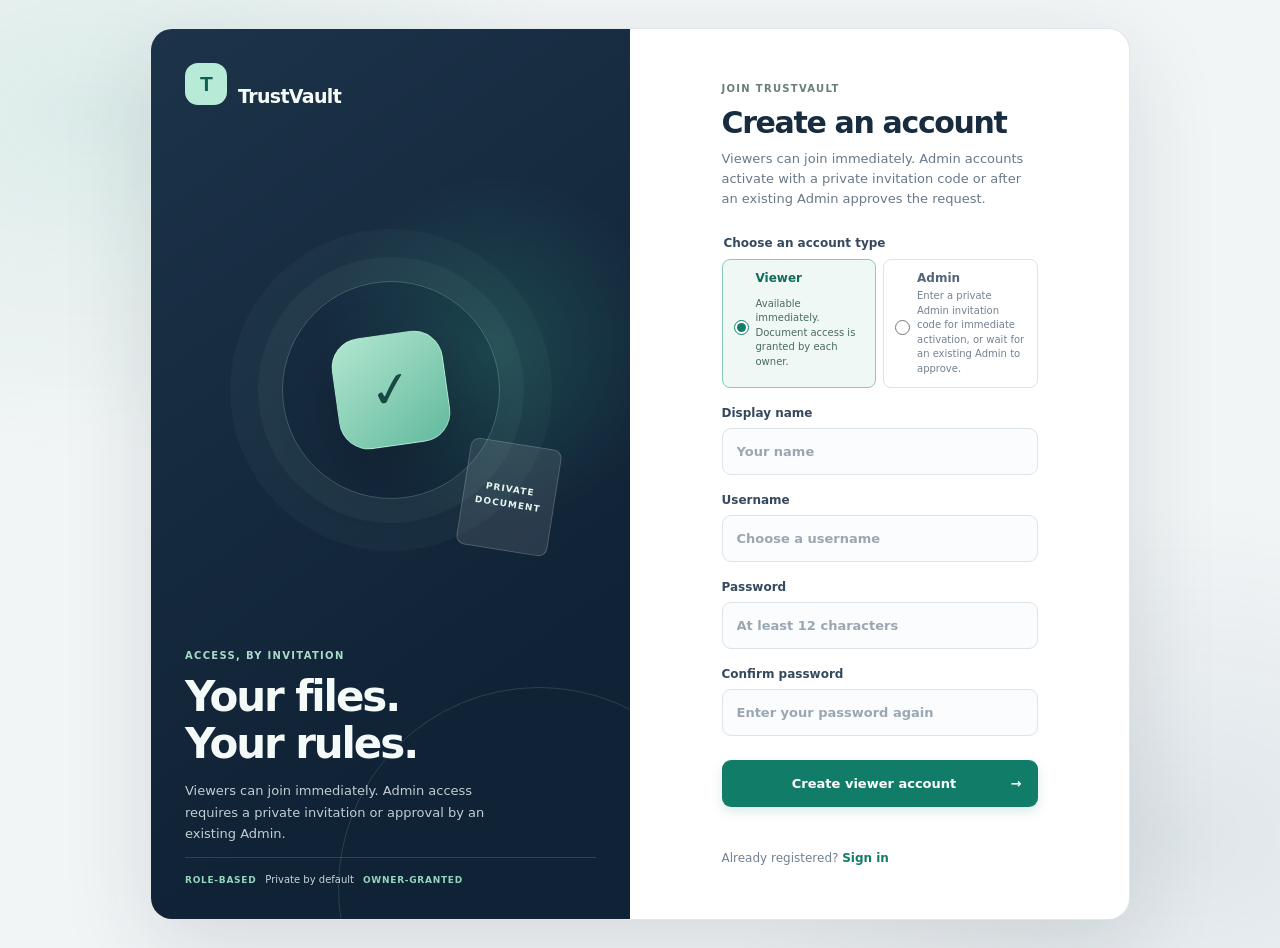
<file: templates/register.html>
<!doctype html>
<html lang="en">
<head>
  <meta charset="utf-8"><meta name="viewport" content="width=device-width, initial-scale=1">
  <title>TrustVault · Create account</title><link rel="stylesheet" href="/static/style.css"><link rel="stylesheet" href="/static/theme.css">
</head>
<body class="login-page">
  <main class="login-card">
    <section class="auth-visual">
      <a class="auth-brand" href="/"><span class="brand-mark">T</span><span>TrustVault</span></a>
      <div class="auth-art" aria-hidden="true"><span class="art-orbit"></span><span class="art-lock">✓</span><span class="art-file">PRIVATE<br>DOCUMENT</span></div>
      <div class="auth-message"><p class="eyebrow">ACCESS, BY INVITATION</p><h2>Your files.<br>Your rules.</h2><p>Viewers can join immediately. Admin access requires a private invitation or approval by an existing Admin.</p></div>
      <div class="auth-proof"><span>ROLE-BASED</span> Private by default <span>OWNER-GRANTED</span></div>
    </section>
    <section class="auth-content">
      <div class="auth-mobile-brand"><span class="brand-mark">T</span><span>TrustVault</span></div>
      <p class="eyebrow">JOIN TRUSTVAULT</p>
      <h1>Create an account</h1><p class="muted">Viewers can join immediately. Admin accounts activate with a private invitation code or after an existing Admin approves the request.</p>
      <form id="register-form">
        <input type="hidden" name="csrf_token" value="{{ csrf_token }}">
        <fieldset class="role-choice signup-role-choice">
          <legend>Choose an account type</legend>
          <label>
            <input type="radio" name="requested_role" value="viewer" checked>
            <span class="role-option-title">Viewer</span>
            <small>Available immediately. Document access is granted by each owner.</small>
          </label>
          <label>
            <input type="radio" name="requested_role" value="admin">
            <span class="role-option-title">Admin</span>
            <small>Enter a private Admin invitation code for immediate activation, or wait for an existing Admin to approve.</small>
          </label>
        </fieldset>
        <label id="admin-invite-field" class="hidden">Admin invitation code
          <input name="admin_invite_code" type="password" autocomplete="off" minlength="3" maxlength="10" placeholder="Enter your private invitation code">
        </label>
        <label>Display name<input name="display_name" autocomplete="name" maxlength="80" required placeholder="Your name"></label>
        <label>Username<input name="username" autocomplete="username" minlength="3" maxlength="32" pattern="[A-Za-z0-9][A-Za-z0-9_\-]{2,31}" required placeholder="Choose a username"></label>
        <label>Password<input name="password" type="password" autocomplete="new-password" minlength="12" maxlength="128" required placeholder="At least 12 characters"></label>
        <label>Confirm password<input name="password_confirmation" type="password" autocomplete="new-password" minlength="12" maxlength="128" required placeholder="Enter your password again"></label>
        <button class="button primary full" id="register-submit" type="submit">Create viewer account <span>→</span></button>
        <p class="error" id="register-error" role="alert"></p>
      </form>
      <p class="auth-switch">Already registered? <a href="/">Sign in</a></p>
    </section>
  </main>
  <script>
    const form = document.querySelector("#register-form");
    form.addEventListener("submit", async (event) => {
      event.preventDefault();
      const error = document.querySelector("#register-error");
      error.textContent = "";
      if (form.password.value !== form.password_confirmation.value) {
        error.textContent = "Passwords do not match.";
        return;
      }
      try {
        const response = await fetch("/api/register", {
          method: "POST",
          headers: {"Content-Type": "application/json", "X-CSRF-Token": form.csrf_token.value},
          body: JSON.stringify({
            display_name: form.display_name.value,
            username: form.username.value,
            password: form.password.value,
            password_confirmation: form.password_confirmation.value,
            requested_role: form.requested_role.value,
            admin_invite_code: form.admin_invite_code.value
          })
        });
        const result = await response.json();
        if (response.ok) {
          const destination = result.pending_approval
            ? "/?registered=admin-pending"
            : result.user.role === "admin"
              ? "/?registered=admin-active"
              : "/?registered=viewer";
          location.href = destination;
          return;
        }
        error.textContent = result.error || "Account creation failed.";
      } catch (_error) {
        error.textContent = "Could not reach TrustVault. Check your connection and try again.";
      }
    });
    form.querySelectorAll('input[name="requested_role"]').forEach((radio) => {
      radio.addEventListener("change", () => {
        if (!radio.checked) return;
        const isAdmin = radio.value === "admin";
        document.querySelector("#admin-invite-field").classList.toggle("hidden", !isAdmin);
        document.querySelector("#register-submit").innerHTML = isAdmin
          ? "Create Admin account / request approval <span>→</span>"
          : "Create viewer account <span>→</span>";
      });
    });
  </script>
</body>
</html>
</file>
<file: static/style.css>
:root{font-family:"DM Sans",sans-serif;color:#192b3d;background:#f6f8fb;font-synthesis:none;--navy:#142d46;--teal:#098b83;--muted:#778798;--line:#e5ebf1}
*{box-sizing:border-box}body{margin:0}button,input,select{font:inherit}button,a{cursor:pointer}.topbar{height:74px;background:#fff;border-bottom:1px solid var(--line);display:flex;align-items:center;justify-content:space-between;padding:0 5vw}.brand{display:flex;align-items:center;gap:10px;color:var(--navy);font-family:Manrope,sans-serif;font-size:20px;font-weight:800;text-decoration:none}.brand-mark{width:48px;height:48px;display:grid;place-items:center;background:#e3f5f1;color:var(--teal);border-radius:15px;font-family:Manrope,sans-serif;font-size:25px;font-weight:800}.brand-mark.small{width:35px;height:35px;border-radius:10px;font-size:18px}.account{display:flex;align-items:center;gap:11px;font-size:13px;font-weight:600}.account small,.doc-name small,.grant small{display:block;font-size:11px;color:var(--muted);font-weight:400;margin-top:2px}.avatar{width:36px;height:36px;display:grid;place-items:center;border-radius:50%;background:#e8eef8;color:#31547a}.text-button{border:0;background:none;color:#596b7d;padding:8px 12px}.layout{display:grid;grid-template-columns:230px minmax(0,1fr);gap:48px;max-width:1450px;margin:44px auto;padding:0 5vw}.sidebar{padding-top:7px}.eyebrow{color:#8a99a8;font-size:10px;font-weight:700;letter-spacing:1.3px;margin:0 0 12px}.nav-link{display:block;text-decoration:none;padding:13px 15px;margin:5px 0;color:#68798a;font-size:14px;border-radius:8px}.nav-link.active{color:var(--teal);background:#e5f5f2;font-weight:600}.sidebar-note{margin-top:45vh;background:#fff;padding:18px;border-radius:10px;border:1px solid var(--line);font-size:13px}.sidebar-note b{display:block;margin:8px 0 4px}.sidebar-note p{font-size:12px;line-height:1.5;color:var(--muted);margin:0}.shield{color:var(--teal);font-size:19px}.content{min-width:0}.heading-row{display:flex;justify-content:space-between;align-items:center;margin-bottom:30px}.heading-row h1{font-family:Manrope,sans-serif;font-size:32px;margin:0 0 7px;color:var(--navy)}.muted{color:var(--muted);font-size:13px}.button{border:1px solid transparent;border-radius:7px;padding:11px 16px;font-weight:600;font-size:13px;display:inline-block;text-decoration:none}.primary{background:var(--teal);color:white}.primary:hover{background:#07756f}.outline{background:#fff;border-color:#dce4eb;color:#42566a}.filter-bar{display:flex;gap:9px;align-items:center;background:#fff;border:1px solid var(--line);padding:13px;border-radius:9px;margin-bottom:17px}.filter-bar>input,.search,.date-field{height:39px;border:1px solid var(--line);border-radius:6px;background:#fff;padding:9px 11px;font-size:12px;color:var(--muted)}.filter-bar>input{min-width:105px;width:130px}.search{display:flex;align-items:center;gap:8px;flex:1}.search input{border:0;outline:0;width:100%;font-size:12px}.date-field{display:flex;align-items:center;gap:6px;white-space:nowrap}.date-field input{border:0;outline:0;width:110px;color:#485a6b;font-size:11px}.table-wrap{background:white;border:1px solid var(--line);border-radius:9px;overflow:auto}table{border-collapse:collapse;width:100%;min-width:700px}th{text-align:left;font-size:9px;letter-spacing:.7px;color:#8a99a8;font-weight:700;padding:17px 14px;background:#fbfcfd}td{padding:16px 14px;border-top:1px solid #eff2f5;color:#596b7d;font-size:12px}th:first-child,td:first-child{padding-left:20px}.doc-name{display:flex;align-items:center;gap:10px;border:0;background:none;color:#203b54;text-align:left;font-size:13px;font-weight:600;padding:0}.file-icon{width:34px;height:38px;display:grid;place-items:center;border-radius:5px;background:#eff6f8;color:var(--teal);font-size:20px}.category{padding:5px 9px;background:#f2f5f8;border-radius:20px;color:#627486;font-size:11px}.access-dot{display:inline-block;width:7px;height:7px;border-radius:50%;background:#22a883;margin-right:7px}.icon-button{background:none;border:0;color:#78899a;font-weight:700}.empty{text-align:center;padding:55px;color:var(--muted)}.empty div{font-size:30px}.empty b{display:block;color:#43586b;margin-top:10px}.empty p{font-size:13px}.hidden{display:none!important}.login-page{min-height:100vh;display:grid;place-items:center;background:linear-gradient(135deg,#f0f8f8,#f5f7fb)}.login-card{width:min(420px,calc(100% - 32px));background:white;border:1px solid var(--line);border-radius:14px;padding:38px;box-shadow:0 18px 55px #18355010}.login-card .brand-mark{margin-bottom:24px}.login-card h1{font:800 25px Manrope,sans-serif;margin:0;color:var(--navy)}.login-card .muted{margin:8px 0 26px}.login-card label,.dialog-title+label{display:block;color:#40566a;font-size:12px;font-weight:600;margin:14px 0}.login-card label input,.dialog-title~label input,.dialog-title~label select{display:block;width:100%;padding:12px;border:1px solid #dce4eb;border-radius:6px;margin-top:7px;outline-color:var(--teal)}.full{width:100%;margin-top:9px}.full span{float:right}.hint{font-size:11px;color:#8a99a8;margin-top:20px;text-align:center}.error{min-height:16px;color:#bb4d4d;font-size:12px}.dialog-title{display:flex;justify-content:space-between;align-items:flex-start}.dialog-title h2{margin:0 0 15px;font:700 21px Manrope,sans-serif;color:var(--navy)}.close{padding:3px}.file-pick{display:block;margin:18px 0;padding:18px;border:1px dashed #b9c8d4;border-radius:8px;color:#40566a;font-size:12px}.file-pick input{display:block;margin:12px 0}.file-pick small{display:block;color:var(--muted)}dialog{border:1px solid var(--line);border-radius:12px;padding:25px;width:min(550px,calc(100% - 30px));box-shadow:0 20px 80px #102c4630}dialog::backdrop{background:#132b4066}dialog label{display:block;margin:13px 0;color:#40566a;font-size:12px;font-weight:600}dialog label>input,dialog select{display:block;width:100%;padding:11px;border:1px solid var(--line);border-radius:6px;margin-top:7px}.dialog-actions{display:flex;justify-content:flex-end;gap:9px;margin-top:16px}.detail-actions{display:flex;gap:8px;margin:20px 0}.grant-list{border-top:1px solid var(--line);padding-top:13px}.grant-list h3,.grant-form h3{font-size:13px;color:var(--navy)}.grant{display:flex;justify-content:space-between;align-items:center;padding:10px 0;border-bottom:1px solid #eff2f5;font-size:12px}.grant .danger,.danger{color:#bc4d4d}.grant-form{display:grid;grid-template-columns:1fr 120px auto;gap:8px;align-items:center;margin-top:20px}.grant-form h3{grid-column:1/-1;margin-bottom:0}.grant-form select{margin:0}.delete-document{margin-top:20px;padding-left:0}.activity-panel{background:#fff;border:1px solid var(--line);border-radius:9px;padding:20px;margin-top:28px}.panel-heading{display:flex;align-items:center;justify-content:space-between}.panel-heading h2{font:700 20px Manrope;margin:0 0 14px}.badge{font-size:11px;padding:6px 10px;border-radius:16px}.badge.success{background:#e3f5ed;color:#16805f}.badge.warning{background:#fff0dd;color:#a56a16}.event-row{display:grid;grid-template-columns:150px 1fr 120px 1fr;gap:12px;border-top:1px solid #eff2f5;padding:12px 0;font-size:11px;color:#617486}.event-row small{overflow:hidden;text-overflow:ellipsis;white-space:nowrap}#toast{position:fixed;bottom:24px;right:24px;padding:12px 18px;border-radius:7px;background:#18334d;color:#fff;font-size:13px;opacity:0;transform:translateY(8px);transition:.2s;pointer-events:none}#toast.visible{opacity:1;transform:translateY(0)}
.logout-form{margin:0}.heading-actions{display:flex;gap:8px}.metadata-notice{margin:0;color:#8a611b;background:#fff6e5;padding:11px 13px;border-radius:7px;font-size:12px;line-height:1.5}.grant-form .notify-option{grid-column:1/-1;display:flex;align-items:center;gap:8px;margin:4px 0;color:#596b7d;font-size:12px;font-weight:400}.notify-option input{accent-color:var(--teal)}.review-tools{border-top:1px solid var(--line);padding-top:16px;margin-top:18px}.review-tools>p{font-size:11px;margin:8px 0}.review-card{margin-top:14px;padding:15px;border:1px solid var(--line);border-radius:9px;background:#fbfcfd}.review-score{display:flex;align-items:baseline;gap:8px;margin-bottom:10px;color:#16805f}.review-score span{font:800 28px Manrope,sans-serif}.review-score small{text-transform:uppercase;font-size:10px;letter-spacing:.6px}.review-score.moderate{color:#a56a16}.review-score.high{color:#b44545}.review-card>b,.review-card>div>b{font-size:13px}.review-card .muted{font-size:11px}.review-findings{padding-left:18px;font-size:12px;line-height:1.6}.review-findings li{margin:8px 0}.review-findings small{display:block;color:var(--muted);font-size:10px}.review-disclaimer{font-size:10px;line-height:1.55;color:#748597;background:#fff;padding:10px;border-radius:6px}.review-card>a{display:inline-block;padding-left:0;color:var(--teal)}
@media(max-width:1050px){.layout{grid-template-columns:1fr;gap:22px;margin-top:25px}.sidebar{display:none}.filter-bar{flex-wrap:wrap}.search{min-width:220px}.filter-bar>input{flex:1}.date-field{flex:1}.heading-row{align-items:flex-start;gap:15px}.event-row{grid-template-columns:1fr 1fr}.sidebar-note{display:none}}
@media(max-width:560px){.topbar{padding:0 16px}.layout{padding:0 14px}.heading-row{display:block}.heading-actions{margin-top:15px}.filter-bar>*{width:100%!important}.search{flex:auto}.date-field input{flex:1}.account{gap:6px}.account .text-button{padding:6px}.login-card{padding:27px}.grant-form{grid-template-columns:1fr}.grant-form h3,.grant-form .notify-option{grid-column:auto}}
</file>
<file: static/theme.css>
:root {
  color-scheme: light;
  font-family: Inter, ui-sans-serif, system-ui, -apple-system, BlinkMacSystemFont, "Segoe UI", sans-serif;
  color: #172334;
  background: #f4f6f8;
  --navy: #15253a;
  --teal: #12836f;
  --muted: #69798a;
  --line: #e2e7ec;
  --surface: #fff;
  --canvas: #f4f6f8;
  --ink: #172334;
  --soft-teal: #e8f4f1;
  --shadow-card: 0 14px 38px rgb(20 36 52 / 6%);
}

.admin-request-actions {
  display: flex;
  flex-wrap: wrap;
  gap: 6px;
}

.admin-request-actions .button {
  min-height: 34px;
  padding: 8px 10px;
  font-size: 11px;
}

.admin-request-actions .danger {
  border-color: #edd4d4;
  color: #a43e47;
}

body {
  background: var(--canvas);
  color: var(--ink);
  font-family: inherit;
}

button,
input,
select {
  font: inherit;
}

button {
  transition: background-color 160ms ease, border-color 160ms ease, color 160ms ease, transform 160ms ease;
}

button:focus-visible,
a:focus-visible,
input:focus-visible,
select:focus-visible {
  outline: 3px solid rgb(18 131 111 / 32%);
  outline-offset: 2px;
}

.topbar {
  position: sticky;
  z-index: 10;
  top: 0;
  height: 72px;
  border-bottom: 1px solid var(--line);
  background: rgb(255 255 255 / 94%);
  padding-inline: max(28px, calc((100vw - 1440px) / 2));
  backdrop-filter: blur(14px);
}

.brand,
.auth-brand,
.auth-mobile-brand {
  color: var(--navy);
  font-family: inherit;
  font-weight: 750;
  letter-spacing: -0.035em;
}

.brand {
  font-size: 19px;
}

.brand-mark {
  border-radius: 14px;
  background: #dff1ec;
  color: #08765f;
}

.brand-mark.small {
  border-radius: 11px;
}

.account {
  gap: 12px;
  color: #23364b;
}

.account small {
  color: var(--muted);
  text-transform: capitalize;
}

.avatar {
  background: #e8edf3;
  color: #39516a;
}

.text-button {
  border-radius: 7px;
  color: #526477;
}

.text-button:hover {
  background: #eef2f5;
  color: var(--navy);
}

.layout {
  grid-template-columns: 224px minmax(0, 1fr);
  gap: 36px;
  max-width: 1500px;
  margin: 0 auto;
  padding: 34px 38px 58px;
}

.sidebar {
  position: sticky;
  top: 104px;
  align-self: start;
  min-height: calc(100vh - 138px);
  padding: 20px 14px;
  border: 1px solid #23354a;
  border-radius: 16px;
  background: linear-gradient(160deg, #1b2d43, #122033 82%);
  box-shadow: 0 16px 36px rgb(21 37 58 / 13%);
}

.sidebar .eyebrow {
  padding-inline: 12px;
  color: #9aabbb;
}

.nav-link {
  margin: 5px 0;
  padding: 12px 13px;
  border: 1px solid transparent;
  border-radius: 9px;
  color: #d3dce6;
  font-size: 13px;
  transition: background 160ms ease, color 160ms ease;
}

.nav-link:hover {
  background: rgb(255 255 255 / 8%);
  color: #fff;
}

.nav-link.active {
  border-color: rgb(124 218 194 / 15%);
  background: rgb(41 169 137 / 18%);
  color: #b8f1df;
}

.pending-count {
  display: inline-grid;
  min-width: 19px;
  height: 19px;
  margin-left: 6px;
  padding: 0 5px;
  place-items: center;
  border-radius: 10px;
  background: #c94e45;
  color: #fff;
  font-size: 10px;
  font-weight: 700;
  line-height: 1;
}

.sidebar-note {
  margin: 32px 3px 0;
  padding: 16px;
  border: 1px solid rgb(255 255 255 / 9%);
  border-radius: 11px;
  background: rgb(255 255 255 / 5%);
  color: #ecf3f8;
}

.sidebar-note p {
  color: #b8c5d1;
}

.shield {
  display: inline-grid;
  width: 28px;
  height: 28px;
  place-items: center;
  border-radius: 8px;
  background: rgb(52 196 158 / 16%);
  color: #8fe4c7;
}

.content {
  min-width: 0;
}

.heading-row {
  align-items: flex-end;
  gap: 20px;
  margin: 2px 0 25px;
}

.eyebrow {
  color: #768596;
  font-size: 10px;
  letter-spacing: 0.13em;
}

.heading-row h1 {
  margin-bottom: 8px;
  color: var(--navy);
  font-family: inherit;
  font-size: clamp(28px, 3vw, 36px);
  font-weight: 720;
  letter-spacing: -0.045em;
}

.heading-row .muted {
  max-width: 610px;
  margin: 0;
  line-height: 1.55;
}

.muted {
  color: var(--muted);
  line-height: 1.55;
}

.button {
  min-height: 42px;
  padding: 11px 15px;
  border-radius: 8px;
  font-size: 12px;
  font-weight: 650;
  white-space: nowrap;
}

.button:hover {
  transform: translateY(-1px);
}

.primary {
  background: #117d68;
  box-shadow: 0 5px 12px rgb(17 125 104 / 15%);
  color: #fff;
}

.primary:hover {
  background: #0c6b59;
}

.outline {
  border-color: #d9e0e6;
  background: #fff;
  color: #34495e;
}

.outline:hover {
  border-color: #b8c7d2;
  background: #f9fbfc;
}

.heading-actions {
  flex-wrap: wrap;
  justify-content: flex-end;
}

.filter-bar {
  flex-wrap: wrap;
  gap: 9px;
  margin-bottom: 14px;
  padding: 12px;
  border-color: var(--line);
  border-radius: 11px;
  background: #fff;
  box-shadow: 0 5px 18px rgb(20 36 52 / 3%);
}

.filter-bar > input,
.search,
.date-field {
  min-height: 40px;
  border-color: #e1e7ec;
  border-radius: 8px;
  color: #5d6d7e;
}

.filter-bar > input,
.search input,
.date-field input {
  color: #24374a;
}

.table-wrap {
  border-color: var(--line);
  border-radius: 11px;
  box-shadow: 0 5px 18px rgb(20 36 52 / 3%);
}

table {
  min-width: 720px;
}

th {
  padding: 14px 15px;
  background: #f8fafb;
  color: #738294;
  font-size: 9px;
}

td {
  padding: 14px 15px;
  color: #526477;
  font-size: 12px;
}

tbody tr {
  background: #fff;
  transition: background-color 120ms ease;
}

tbody tr:hover {
  background: #f9fbfa;
}

.doc-name {
  color: #1c3348;
}

.doc-name small {
  color: #788898;
  line-height: 1.4;
}

.file-icon {
  border: 1px solid #e1efeb;
  border-radius: 8px;
  background: #edf7f4;
  color: var(--teal);
}

.category {
  background: #eef2f5;
  color: #586b7d;
}

.access-dot {
  background: #1b9b78;
  box-shadow: 0 0 0 3px #e4f4ee;
}

.owner-dashboard {
  margin-bottom: 24px;
  padding: 22px;
  border-color: #dae8e4;
  border-radius: 14px;
  background:
    radial-gradient(ellipse at 100% 0%, rgb(191 231 216 / 35%), transparent 36%),
    linear-gradient(145deg, #eef6f3, #f8fafb 66%);
  box-shadow: var(--shadow-card);
}

.dashboard-heading {
  margin-bottom: 18px;
}

.dashboard-heading h2,
.dashboard-activity h3 {
  color: var(--navy);
  font-family: inherit;
  font-weight: 700;
  letter-spacing: -0.025em;
}

.dashboard-card {
  min-height: 93px;
  gap: 13px;
  border-color: #e6ecef;
  border-radius: 10px;
  box-shadow: 0 4px 14px rgb(20 36 52 / 3%);
}

.dashboard-icon {
  flex: 0 0 40px;
  width: 40px;
  height: 40px;
  border-radius: 11px;
  background: #e4f2ed;
  color: #117d68;
}

.dashboard-card small {
  color: #69798a;
  line-height: 1.4;
}

.dashboard-card strong {
  color: #1a3044;
  font-family: inherit;
  font-size: 25px;
  letter-spacing: -0.045em;
}

.dashboard-activity {
  margin-top: 22px;
}

.activity-panel {
  border-color: var(--line);
  border-radius: 12px;
  background: #fff;
  box-shadow: var(--shadow-card);
}

.activity-panel .panel-heading h2 {
  color: var(--navy);
  font-family: inherit;
}

.badge.success {
  background: #e7f5ef;
  color: #117456;
}

.badge.warning {
  background: #fff3df;
  color: #946217;
}

dialog {
  border-color: var(--line);
  border-radius: 14px;
  padding: 26px;
  box-shadow: 0 30px 90px rgb(12 27 43 / 25%);
}

dialog label {
  color: #34495e;
}

dialog label > input,
dialog select {
  min-height: 42px;
  border-color: #dce4e9;
  border-radius: 8px;
  color: #1c3348;
}

.file-pick {
  border-color: #b8d0c8;
  border-radius: 10px;
  background: #f7fbf9;
}

.login-page {
  min-height: 100vh;
  padding: 28px;
  background:
    radial-gradient(ellipse at 7% 12%, rgb(44 161 129 / 11%), transparent 29%),
    radial-gradient(ellipse at 92% 88%, rgb(54 91 126 / 10%), transparent 28%),
    #f2f5f6;
}

.login-card {
  display: grid;
  grid-template-columns: minmax(0, 0.96fr) minmax(390px, 1fr);
  width: min(980px, 100%);
  min-height: 590px;
  overflow: hidden;
  padding: 0;
  border: 1px solid rgb(221 229 232 / 90%);
  border-radius: 22px;
  background: #fff;
  box-shadow: 0 28px 90px rgb(21 40 57 / 13%);
}

.auth-visual {
  position: relative;
  display: flex;
  min-height: 590px;
  flex-direction: column;
  overflow: hidden;
  padding: 34px;
  background:
    radial-gradient(circle at 72% 36%, rgb(54 174 138 / 22%), transparent 26%),
    linear-gradient(145deg, #1c3349, #102235 75%);
  color: #fff;
}

.auth-visual::after {
  position: absolute;
  right: -110px;
  bottom: -170px;
  width: 400px;
  height: 400px;
  border: 1px solid rgb(176 222 205 / 16%);
  border-radius: 50%;
  content: "";
}

.auth-brand {
  z-index: 1;
  display: inline-flex;
  align-items: center;
  gap: 11px;
  color: #f5fbf8;
  font-size: 19px;
  text-decoration: none;
}

.auth-brand .brand-mark,
.auth-mobile-brand .brand-mark {
  width: 42px;
  height: 42px;
  border-radius: 13px;
  background: #b8ead8;
  color: #105f50;
  font-size: 21px;
}

.auth-art {
  position: relative;
  display: grid;
  min-height: 230px;
  flex: 1;
  place-items: center;
}

.art-orbit {
  position: absolute;
  width: 218px;
  height: 218px;
  border: 1px solid rgb(191 237 218 / 26%);
  border-radius: 50%;
  box-shadow: 0 0 0 24px rgb(191 237 218 / 4%), 0 0 0 52px rgb(191 237 218 / 3%);
}

.art-lock {
  z-index: 1;
  display: grid;
  width: 112px;
  height: 112px;
  place-items: center;
  border: 1px solid rgb(202 243 224 / 45%);
  border-radius: 30px;
  background: linear-gradient(145deg, #b2e6d0, #62ba9e);
  box-shadow: 0 22px 60px rgb(0 0 0 / 24%);
  color: #174a41;
  font-size: 50px;
  font-weight: 700;
  transform: rotate(-8deg);
}

.art-file {
  position: absolute;
  right: 10%;
  bottom: 19%;
  display: grid;
  width: 92px;
  height: 108px;
  place-items: center;
  border: 1px solid rgb(255 255 255 / 18%);
  border-radius: 9px;
  background: rgb(255 255 255 / 10%);
  color: #e5f6ef;
  font-size: 9px;
  font-weight: 700;
  letter-spacing: 0.12em;
  line-height: 1.7;
  text-align: center;
  transform: rotate(9deg);
}

.auth-message {
  z-index: 1;
}

.auth-message .eyebrow {
  color: #a9d9c8;
}

.auth-message h2 {
  margin: 0;
  color: #f4faf7;
  font-size: clamp(30px, 4vw, 42px);
  font-weight: 700;
  letter-spacing: -0.05em;
  line-height: 1.12;
}

.auth-message p:last-child {
  max-width: 340px;
  color: #c0cdd5;
  font-size: 13px;
  line-height: 1.65;
}

.auth-proof {
  z-index: 1;
  display: flex;
  align-items: center;
  gap: 9px;
  padding-top: 16px;
  border-top: 1px solid rgb(255 255 255 / 14%);
  color: #c9d5db;
  font-size: 10px;
}

.auth-proof span {
  color: #93d6bd;
  font-size: 9px;
  font-weight: 700;
  letter-spacing: 0.08em;
}

.auth-content {
  align-self: center;
  width: 100%;
  max-width: 440px;
  justify-self: center;
  padding: 54px clamp(30px, 5vw, 62px);
}

.auth-content > .eyebrow {
  margin-bottom: 11px;
  color: #668077;
}

.auth-content h1 {
  margin: 0;
  color: #182c3f;
  font-family: inherit;
  font-size: 30px;
  font-weight: 720;
  letter-spacing: -0.045em;
}

.auth-content > .muted {
  margin: 9px 0 27px;
}

.role-choice {
  display: grid;
  grid-template-columns: repeat(3, minmax(0, 1fr));
  gap: 7px;
  margin: 0 0 18px;
  padding: 0;
  border: 0;
}

.role-choice legend {
  margin-bottom: 9px;
  color: #34495e;
  font-size: 12px;
  font-weight: 650;
}

.auth-content .role-choice label {
  display: flex;
  min-height: 39px;
  align-items: center;
  justify-content: center;
  gap: 6px;
  margin: 0;
  padding: 7px 6px;
  border: 1px solid #dce4e9;
  border-radius: 8px;
  background: #fff;
  color: #536578;
  cursor: pointer;
  font-size: 11px;
}

.role-choice label:has(input:checked) {
  border-color: #8acbb7;
  background: #eff8f5;
  color: #116b59;
}

.role-choice input {
  width: 13px;
  height: 13px;
  margin: 0;
  accent-color: #117d68;
}

.signup-role-choice {
  grid-template-columns: repeat(2, minmax(0, 1fr));
  margin-bottom: 14px;
}

.auth-content .signup-role-choice label {
  display: grid;
  min-height: 92px;
  grid-template-columns: 15px minmax(0, 1fr);
  grid-template-rows: auto 1fr;
  align-content: start;
  justify-content: stretch;
  gap: 4px 7px;
  padding: 11px;
  text-align: left;
}

.signup-role-choice input {
  grid-row: 1 / span 2;
  margin-top: 2px;
}

.role-option-title {
  color: inherit;
  font-size: 12px;
  font-weight: 700;
}

.signup-role-choice small {
  color: #728191;
  font-size: 10px;
  font-weight: 400;
  line-height: 1.45;
}

.signup-role-choice label:has(input:checked) small {
  color: #496b62;
}

.auth-content label {
  margin: 18px 0;
  color: #34495e;
  font-size: 12px;
  font-weight: 650;
}

.auth-content label input {
  width: 100%;
  min-height: 47px;
  margin-top: 8px;
  padding: 12px 14px;
  border: 1px solid #dce4e9;
  border-radius: 9px;
  background: #fbfcfd;
  color: #152b3e;
  font-size: 13px;
}

.auth-content label input::placeholder {
  color: #9aa7b2;
}

.auth-content .full {
  min-height: 47px;
  margin-top: 6px;
  border-radius: 9px;
  font-size: 13px;
}

.auth-content .hint {
  margin-top: 20px;
  color: #7d8b98;
  font-size: 11px;
  line-height: 1.65;
  text-align: left;
}

.auth-content .auth-switch {
  margin: 20px 0 0;
  color: #718191;
  font-size: 12px;
}

.auth-switch a {
  color: #117d68;
  font-weight: 650;
  text-decoration: none;
}

.auth-switch a:hover {
  text-decoration: underline;
}

.success-message {
  margin: -12px 0 18px;
  padding: 10px 12px;
  border: 1px solid #c8e8d9;
  border-radius: 8px;
  background: #f0faf4;
  color: #216845;
  font-size: 12px;
  line-height: 1.5;
}

.auth-content .identity-hint {
  margin: 18px 0 22px;
  padding: 12px 13px;
  border: 1px solid #dfece7;
  border-radius: 9px;
  background: #f3f8f6;
}

.auth-mobile-brand {
  display: none;
  align-items: center;
  gap: 10px;
  margin-bottom: 34px;
  font-size: 18px;
}

.error {
  min-height: 14px;
  margin: 10px 0 0;
  color: #b23b47;
  font-size: 12px;
}

@media (max-width: 1100px) {
  .layout {
    grid-template-columns: 190px minmax(0, 1fr);
    gap: 24px;
    padding-inline: 24px;
  }

  .topbar {
    padding-inline: 24px;
  }

  .filter-bar > input {
    flex: 1 1 130px;
  }
}

@media (max-width: 760px) {
  .topbar {
    height: 64px;
    padding-inline: 16px;
  }

  .layout {
    display: block;
    margin: 0 auto;
    padding: 22px 16px 38px;
  }

  .sidebar {
    position: static;
    display: flex;
    min-height: unset;
    align-items: center;
    gap: 5px;
    margin-bottom: 22px;
    overflow-x: auto;
    padding: 8px;
  }

  .sidebar > .eyebrow,
  .sidebar-note {
    display: none;
  }

  .nav-link {
    flex: 0 0 auto;
    margin: 0;
    padding: 10px 12px;
    white-space: nowrap;
  }

  .heading-row {
    align-items: flex-start;
    flex-direction: column;
    margin-bottom: 20px;
  }

  .heading-actions {
    width: 100%;
    justify-content: flex-start;
  }

  .filter-bar {
    align-items: stretch;
  }

  .search {
    flex: 1 1 100%;
  }

  .date-field {
    flex: 1 1 145px;
  }

  .date-field input {
    width: 100%;
    min-width: 0;
  }

  .login-page {
    padding: 18px;
  }

  .login-card {
    display: block;
    min-height: 0;
    width: min(480px, 100%);
    border-radius: 18px;
  }

  .auth-visual {
    display: none;
  }

  .auth-content {
    padding: 34px clamp(24px, 8vw, 42px);
  }

  .auth-mobile-brand {
    display: flex;
  }
}

@media (max-width: 480px) {
  .account > span:not(.avatar) {
    display: none;
  }

  .logout-form .text-button {
    padding-inline: 7px;
  }

  .dashboard-heading {
    align-items: flex-start;
    gap: 10px;
  }

  .dashboard-heading h2 {
    font-size: 18px;
  }

  .owner-dashboard {
    margin-inline: -2px;
  }

  .login-page {
    padding: 10px;
  }

  .auth-content {
    padding: 26px 22px;
  }

  .role-choice {
    gap: 5px;
  }

  .auth-content .role-choice label {
    gap: 4px;
    padding-inline: 4px;
    font-size: 10px;
  }
}

@media (prefers-reduced-motion: reduce) {
  *,
  *::before,
  *::after {
    scroll-behavior: auto !important;
    transition-duration: 0.01ms !important;
  }
}
</file>
